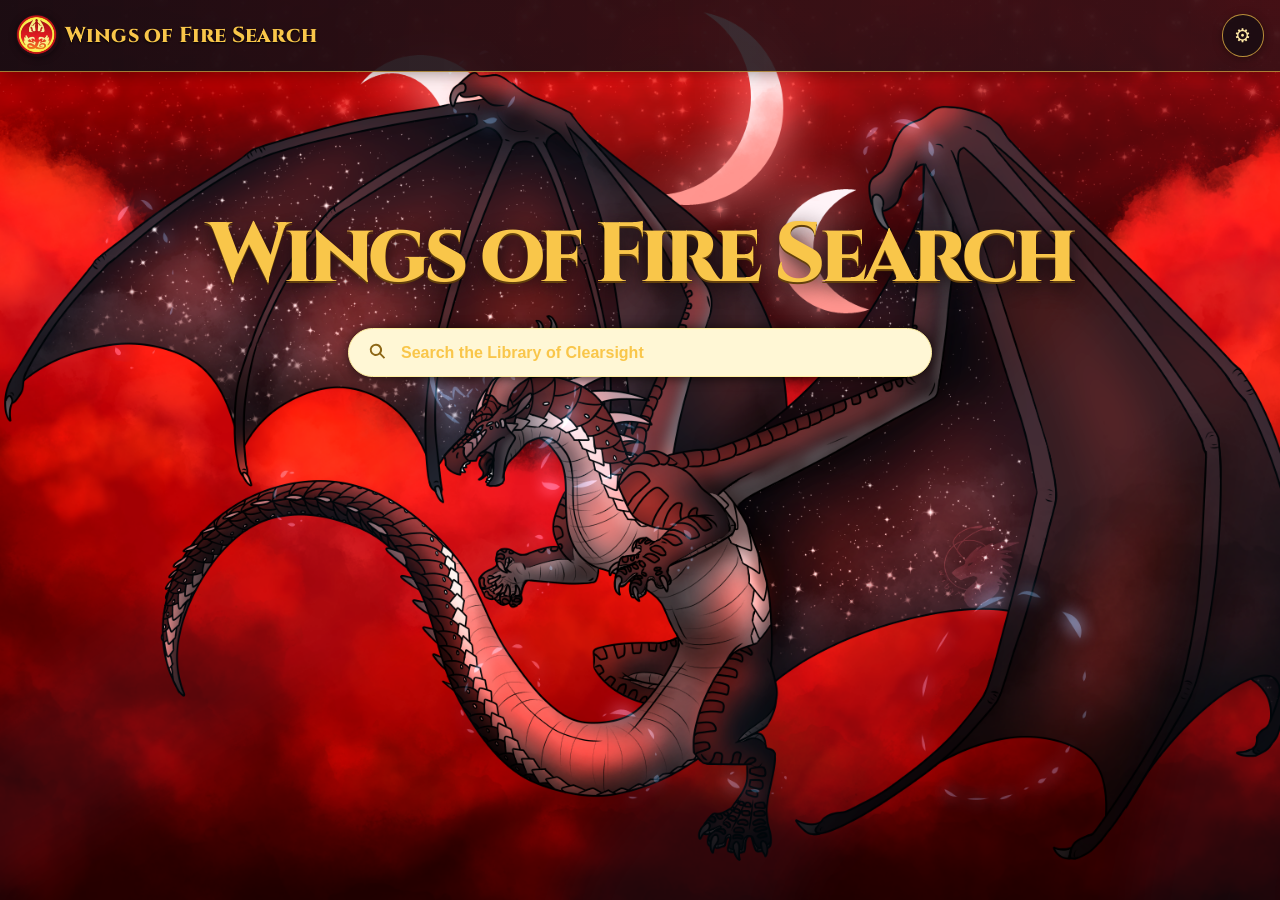
<file: index.html>
<!doctype html>
<html lang="en">
  <head>
    <meta charset="utf-8" />
    <meta name="viewport" content="width=device-width, initial-scale=1" />
    <meta name="description" content="Wings of Fire Search sends your query to Google." />
    <title>Wings of Fire Search</title>
    <style>
      @import url('https://fonts.googleapis.com/css2?family=Cinzel:wght@600;700;800&display=swap');
      :root { color-scheme: dark; font-family: Arial, Helvetica, sans-serif; }
      * { box-sizing: border-box; }
      body { margin: 0; min-height: 100vh; background: #160d13 url('assets/backgrounds/darkstalker.png') center / cover fixed; color: #ffe9a6; }
      .topbar { display: flex; align-items: center; min-height: 72px; padding: .7rem 1rem; background: linear-gradient(90deg, rgba(22,13,19,.96), rgba(39,18,23,.82)); border-bottom: 1px solid rgba(249,198,74,.6); box-shadow: 0 2px 14px rgba(0,0,0,.35); }
      .topbar .home-brand { display: inline-flex; align-items: center; gap: .35rem; color: #f9c64a; font-family: 'Cinzel', Georgia, serif; font-size: clamp(1rem, 3vw, 1.35rem); font-weight: 800; letter-spacing: .01em; text-decoration: none; text-shadow: 0 1px 2px #000; }
      .home-brand img { width: 2.7rem; height: 2.7rem; border-radius: 50%; object-fit: cover; box-shadow: 0 1px 6px rgba(0,0,0,.5); }
      .topbar a { color: #ffe9a6; text-decoration: none; }
      .topbar a:hover { text-decoration: underline; }
      .tab { display: grid; width: 2.65rem; height: 2.65rem; margin-left: auto; place-items: center; border: 1px solid rgba(249,198,74,.7); border-radius: 50%; background: rgba(22,13,19,.82); color: #f9c64a; font-size: 1.2rem; line-height: 1; box-shadow: 0 2px 10px rgba(0,0,0,.35); transition: background .15s, transform .15s; }
      .tab:hover { background: #4d3511; transform: rotate(22deg); }
      main { min-height: calc(100vh - 72px); display: flex; flex-direction: column; align-items: center; padding: clamp(5rem, 16vh, 10rem) 1.25rem 3rem; }
      .brand { margin: 0 0 2rem; font-family: 'Cinzel', Georgia, serif; font-size: clamp(2.8rem, 7vw, 5.25rem); letter-spacing: -.06em; font-weight: 800; line-height: .95; color: #f9c64a; text-shadow: 0 2px 0 #63400d, 0 5px 20px #12090c; }
      .brand span { color: inherit !important; }
      form { width: min(100%, 584px); }
      .field { display: flex; align-items: center; height: 3.1rem; border: 1px solid #f9c64a; border-radius: 1.6rem; padding: 0 .9rem 0 1.1rem; background: #fff7d5; transition: box-shadow .15s, border-color .15s; }
      .field:focus-within, .field:hover { border-color: #fff0a1; box-shadow: 0 1px 12px rgba(0,0,0,.7); }
      .icon { color: #8d6716; width: 1.4rem; height: 1.4rem; flex: 0 0 auto; }
      input { min-width: 0; flex: 1; height: 100%; border: 0; outline: 0; padding: 0 .75rem; background: transparent; font: inherit; font-size: 1rem; font-weight: 700; color: #f9c64a; }
      input::placeholder { color: #f9c64a; font-weight: 700; opacity: 1; }
      .clear { display: none; border: 0; background: none; color: #70757a; cursor: pointer; font-size: 1.35rem; line-height: 1; padding: .2rem .45rem; }
      input:not(:placeholder-shown) + .clear { display: block; }
      .actions { display: flex; justify-content: center; gap: .75rem; margin-top: 1.8rem; flex-wrap: wrap; }
      button { border: 1px solid #f9c64a; border-radius: .25rem; background: #f9c64a; color: #241608; cursor: pointer; font-size: .9rem; font-weight: 700; padding: .7rem 1rem; }
      button:hover { border-color: #fff0a1; background: #ffe08a; box-shadow: 0 1px 5px rgba(0,0,0,.45); }
      .hint { margin-top: 1.7rem; color: #fff1bd; font-size: .82rem; text-align: center; text-shadow: 0 1px 2px #000; }
      .hint a { color: #f9c64a; text-decoration: none; }
      .hint a:hover { text-decoration: underline; }
      @media (max-width: 460px) { .topbar { padding: 1rem; } main { padding-top: 6.5rem; } .brand { margin-bottom: 1.75rem; } }
    </style>
  </head>
  <body>
    <nav class="topbar" aria-label="Utility navigation">
      <a class="home-brand" href="index.html"><img src="assets/fanwing-crest.png" alt="Wings of Fire crest" /><span>Wings of Fire Search</span></a>
      <a class="tab" href="settings.html" aria-label="Open settings" title="Settings">&#9881;</a>
    </nav>
    <main>
      <h1 class="brand" aria-label="Wings of Fire Search">Wings of Fire Search</h1>
      <form id="search-form" action="https://www.google.com/search" method="get">
        <label class="field" for="query">
          <svg class="icon" viewBox="0 0 24 24" aria-hidden="true"><path fill="currentColor" d="M9.5 3a6.5 6.5 0 1 0 4.1 11.54l4.43 4.43 1.41-1.41-4.43-4.43A6.5 6.5 0 0 0 9.5 3m0 2a4.5 4.5 0 1 1 0 9 4.5 4.5 0 0 1 0-9"/></svg>
          <input id="query" name="q" type="search" placeholder="Search the Library of Clearsight" autocomplete="off" autofocus />
          <button class="clear" id="clear-search" type="button" aria-label="Clear search">×</button>
        </label>
      </form>
    </main>
    <script src="index.js"></script>
  </body>
</html>
</file>
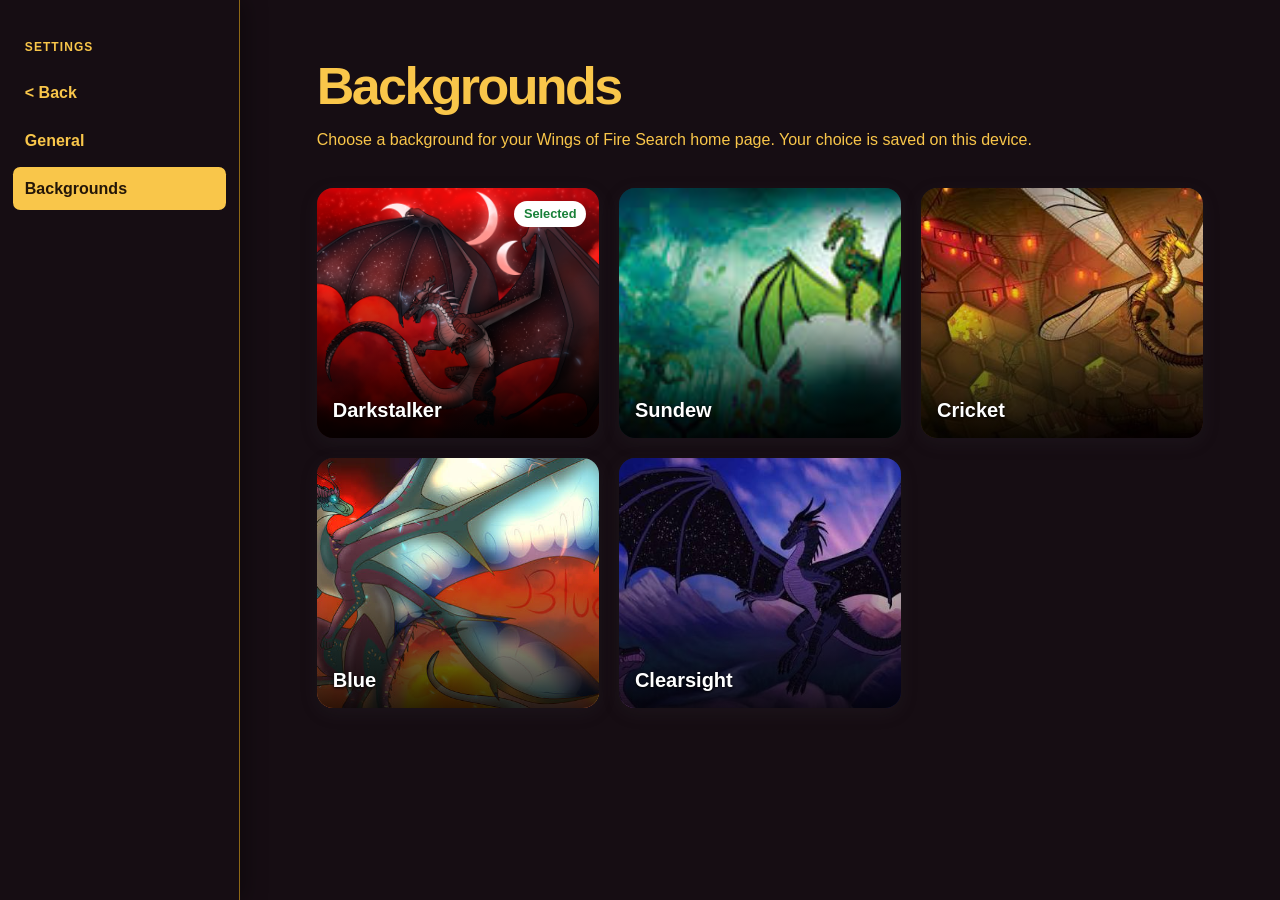
<file: backgrounds.html>
<!doctype html>
<html lang="en">
  <head>
    <meta charset="utf-8" />
    <meta name="viewport" content="width=device-width, initial-scale=1" />
    <title>Backgrounds · Wings of Fire Search</title>
    <style>
      :root { font-family: Arial, Helvetica, sans-serif; color: #f9c64a; }
      * { box-sizing: border-box; }
      body { margin: 0; min-height: 100vh; background: #160d13; }
      main { min-height: 100vh; margin-left: 240px; padding: 3.5rem clamp(1.25rem, 6vw, 5rem) 4rem; }
      .settings-layout { max-width: 1100px; }
      .sidebar { position: fixed; z-index: 2; inset: 0 auto 0 0; width: 240px; overflow: auto; padding: 1.5rem .8rem; border-right: 1px solid #8d6716; background: #160d13; box-shadow: 5px 0 20px rgba(0,0,0,.35); }
      .sidebar-title { display: block; padding: 1rem .75rem .85rem; color: #f9c64a; font-size: .75rem; font-weight: 700; letter-spacing: .09em; text-transform: uppercase; }
      .sidebar a { display: block; margin: .25rem 0; padding: .8rem .75rem; border-radius: .45rem; color: #f9c64a; text-decoration: none; font-weight: 700; }
      .sidebar a:last-child { margin-bottom: .7rem; }.sidebar a:hover { background: #4d3511; }.sidebar a[aria-current="page"] { background: #f9c64a; color: #241608; }
      h1 { font-size: clamp(2rem, 5vw, 3.25rem); letter-spacing: -.05em; margin: 0; }
      .intro { color: #f9c64a; font-size: 1rem; line-height: 1.5; margin: .75rem 0 2.25rem; }
      .grid { display: grid; grid-template-columns: repeat(auto-fit, minmax(230px, 1fr)); gap: 1.25rem; }
      .card { position: relative; min-height: 250px; overflow: hidden; border: 0; border-radius: 1rem; padding: 0; color: #fff; cursor: pointer; text-align: left; background: #202124; box-shadow: 0 5px 18px rgba(60,64,67,.16); transition: transform .18s, box-shadow .18s; }
      .card:hover, .card:focus-visible { transform: translateY(-4px); box-shadow: 0 10px 26px rgba(60,64,67,.25); outline: 3px solid #4285f4; outline-offset: 3px; }
      .card img { position: absolute; inset: 0; width: 100%; height: 100%; object-fit: cover; }
      .card::after { content: ""; position: absolute; inset: 0; background: linear-gradient(transparent 35%, rgba(0,0,0,.82)); }
      .label { position: absolute; z-index: 1; right: 1rem; bottom: 1rem; left: 1rem; font-size: 1.25rem; font-weight: 700; text-shadow: 0 1px 3px #000; }
      .chosen { display: none; position: absolute; z-index: 2; top: .8rem; right: .8rem; border-radius: 999px; background: #fff; color: #188038; font-size: .8rem; font-weight: 700; padding: .35rem .6rem; }
      .card.selected .chosen { display: block; }
      #notice { min-height: 1.5rem; margin: 1.4rem 0 0; color: #188038; font-weight: 600; }
      @media (max-width: 620px) { main { margin-left: 0; }.sidebar { position: static; width: auto; display: flex; align-items: center; padding: .55rem 1rem; border-right: 0; border-bottom: 1px solid #8d6716; }.sidebar-title { display: none; }.sidebar a, .sidebar a:last-child { margin: 0; flex: 1; text-align: center; } }
    </style>
  </head>
  <body>
    <main>
      <div class="settings-layout">
        <nav class="sidebar" aria-label="Settings navigation"><span class="sidebar-title">Settings</span><a href="index.html">&lt; Back</a><a href="settings.html">General</a><a href="backgrounds.html" aria-current="page">Backgrounds</a></nav>
        <div>
          <h1>Backgrounds</h1>
          <p class="intro">Choose a background for your Wings of Fire Search home page. Your choice is saved on this device.</p>
          <section class="grid" aria-label="Background choices">
            <button class="card" data-image="assets/backgrounds/darkstalker.png" type="button"><img src="assets/backgrounds/darkstalker.png" alt="Darkstalker flying beneath red moons" /><span class="chosen">Selected</span><span class="label">Darkstalker</span></button>
            <button class="card" data-image="assets/backgrounds/sundew.png" type="button"><img src="assets/backgrounds/sundew.png" alt="Sundew in a glowing jungle" /><span class="chosen">Selected</span><span class="label">Sundew</span></button>
            <button class="card" data-image="assets/backgrounds/cricket.png" type="button"><img src="assets/backgrounds/cricket.png" alt="Cricket in a warmly lit hive" /><span class="chosen">Selected</span><span class="label">Cricket</span></button>
            <button class="card" data-image="assets/backgrounds/blue.png" type="button"><img src="assets/backgrounds/blue.png" alt="Blue against a glowing sky" /><span class="chosen">Selected</span><span class="label">Blue</span></button>
            <button class="card" data-image="assets/backgrounds/clearsight.png" type="button"><img src="assets/backgrounds/clearsight.png" alt="Clearsight among snowy mountains" /><span class="chosen">Selected</span><span class="label">Clearsight</span></button>
          </section>
          <p id="notice" aria-live="polite"></p>
        </div>
      </div>
    </main>
    <script src="backgrounds.js"></script>
  </body>
</html>
</file>
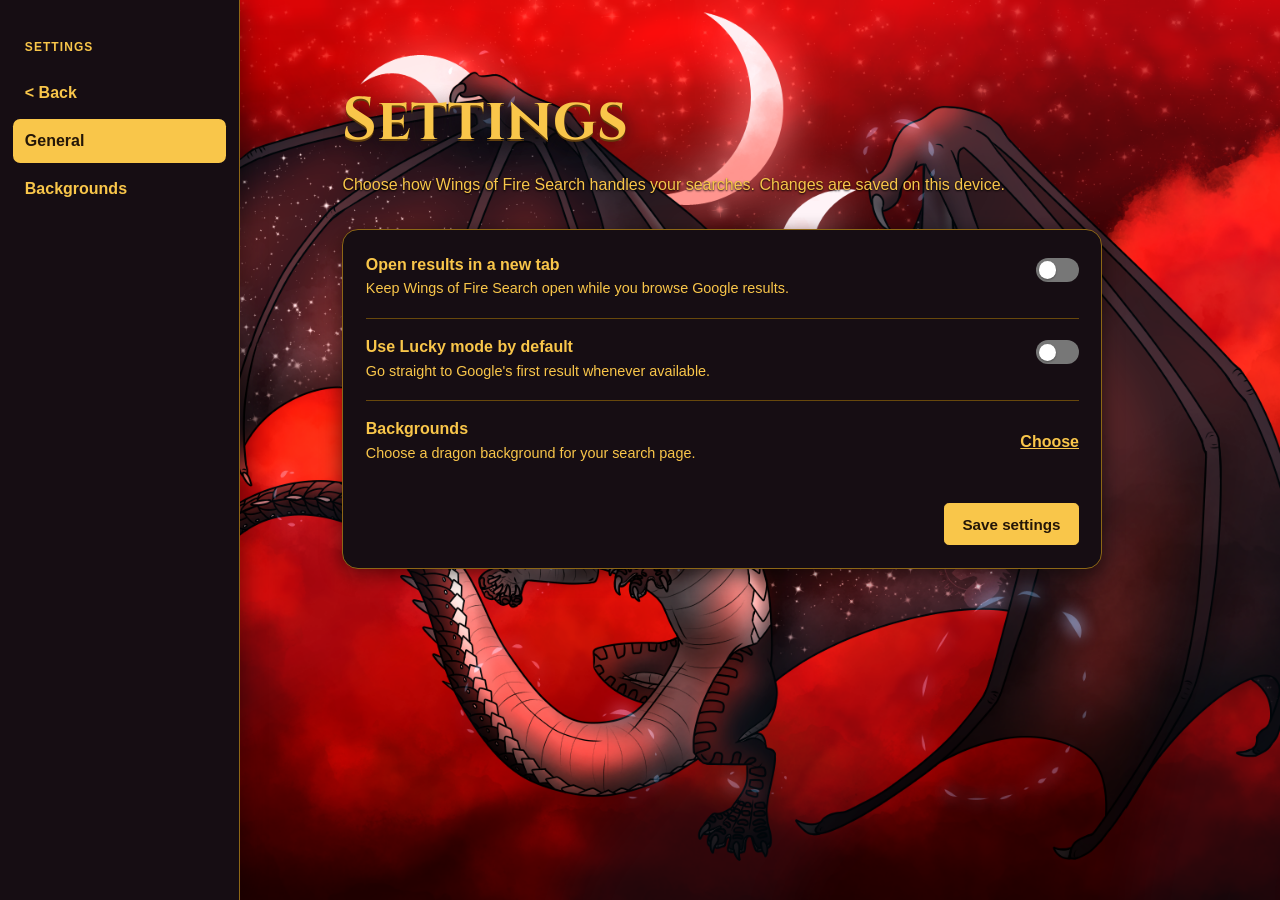
<file: settings.html>
<!doctype html>
<html lang="en">
  <head>
    <meta charset="utf-8" />
    <meta name="viewport" content="width=device-width, initial-scale=1" />
    <title>Settings · Wings of Fire Search</title>
    <style>
      @import url('https://fonts.googleapis.com/css2?family=Cinzel:wght@600;700;800&display=swap');
      :root { color-scheme: dark; font-family: Arial, Helvetica, sans-serif; color: #f9c64a; }
      * { box-sizing: border-box; }
      body { margin: 0; min-height: 100vh; background: #160d13 url('assets/backgrounds/darkstalker.png') center / cover fixed; }
      main { min-height: 100vh; margin-left: 240px; padding: clamp(3rem, 8vw, 5rem) clamp(1.25rem, 8vw, 7rem); }
      .settings-layout { max-width: 760px; }
      .sidebar { position: fixed; z-index: 2; inset: 0 auto 0 0; width: 240px; overflow: auto; padding: 1.5rem .8rem; border-right: 1px solid #8d6716; background: #160d13; box-shadow: 5px 0 20px rgba(0,0,0,.35); }
      .sidebar-title { display: block; padding: 1rem .75rem .85rem; color: #f9c64a; font-size: .75rem; font-weight: 700; letter-spacing: .09em; text-transform: uppercase; }
      .sidebar a { display: block; margin: .25rem 0; padding: .8rem .75rem; border-radius: .45rem; color: #f9c64a; text-decoration: none; font-weight: 700; }
      .sidebar a:last-child { margin-bottom: .7rem; }
      .sidebar a:hover { background: #4d3511; }.sidebar a[aria-current="page"] { background: #f9c64a; color: #241608; }
      .content { min-width: 0; }
      h1 { margin: 0; font-family: 'Cinzel', Georgia, serif; font-size: clamp(2.25rem, 6vw, 3.75rem); color: #f9c64a; text-shadow: 0 2px 0 #63400d, 0 5px 20px #12090c; }
      .intro { margin: .75rem 0 2rem; color: #f9c64a; line-height: 1.5; text-shadow: 0 1px 2px #000; }
      .panel { border: 1px solid #8d6716; border-radius: 1rem; padding: .4rem 1.4rem 1.4rem; background: #160d13; box-shadow: 0 5px 20px rgba(0,0,0,.55); }
      .setting-row { display: flex; align-items: flex-start; justify-content: space-between; gap: 1rem; padding: 1.2rem 0; border-top: 1px solid #68480c; }
      .setting-row:first-child { border-top: 0; }
      .setting-row strong, .setting-row small { display: block; }
      .setting-row small { margin-top: .3rem; color: #f9c64a; font-size: .9rem; line-height: 1.4; }
      .switch { appearance: none; flex: 0 0 auto; width: 2.7rem; height: 1.5rem; margin: .15rem 0 0; border: 0; border-radius: 1rem; background: #777; cursor: pointer; position: relative; transition: background .15s; }
      .switch::after { content: ''; position: absolute; width: 1.08rem; height: 1.08rem; top: .21rem; left: .21rem; border-radius: 50%; background: white; box-shadow: 0 1px 2px rgba(0,0,0,.35); transition: transform .15s; }
      .switch:checked { background: #f9c64a; }.switch:checked::after { transform: translateX(1.2rem); }
      .setting-link { align-self: center; color: #f9c64a; font-weight: 700; }
      .footer { display: flex; justify-content: flex-end; align-items: center; gap: 1rem; margin-top: 1.3rem; }
      button { border: 1px solid #f9c64a; border-radius: .3rem; background: #f9c64a; color: #241608; cursor: pointer; font-size: .95rem; font-weight: 700; padding: .72rem 1.1rem; }
      button:hover { background: #ffe08a; }.saved { min-height: 1.2rem; color: #9ee8a7; font-size: .9rem; margin: 0; }
      @media (max-width: 620px) { main { margin-left: 0; }.sidebar { position: static; width: auto; display: flex; align-items: center; padding: .55rem 1rem; border-right: 0; border-bottom: 1px solid #8d6716; }.sidebar-title { display: none; }.sidebar a, .sidebar a:last-child { margin: 0; flex: 1; text-align: center; }.footer { align-items: flex-end; flex-direction: column; }.saved { min-height: 0; } }
    </style>
  </head>
  <body>
    <main>
      <div class="settings-layout">
        <nav class="sidebar" aria-label="Settings navigation"><span class="sidebar-title">Settings</span><a href="index.html">&lt; Back</a><a href="settings.html" aria-current="page">General</a><a href="backgrounds.html">Backgrounds</a></nav>
        <div class="content">
          <h1>Settings</h1>
          <p class="intro">Choose how Wings of Fire Search handles your searches. Changes are saved on this device.</p>
          <section class="panel" aria-label="Search settings">
            <label class="setting-row"><span><strong>Open results in a new tab</strong><small>Keep Wings of Fire Search open while you browse Google results.</small></span><input class="switch" id="new-tab" type="checkbox" /></label>
            <label class="setting-row"><span><strong>Use Lucky mode by default</strong><small>Go straight to Google's first result whenever available.</small></span><input class="switch" id="lucky-default" type="checkbox" /></label>
            <div class="setting-row"><span><strong>Backgrounds</strong><small>Choose a dragon background for your search page.</small></span><a class="setting-link" href="backgrounds.html">Choose</a></div>
            <div class="footer"><p class="saved" id="saved" aria-live="polite"></p><button id="save-settings" type="button">Save settings</button></div>
          </section>
        </div>
      </div>
    </main>
    <script src="settings.js"></script>
  </body>
</html>
</file>
